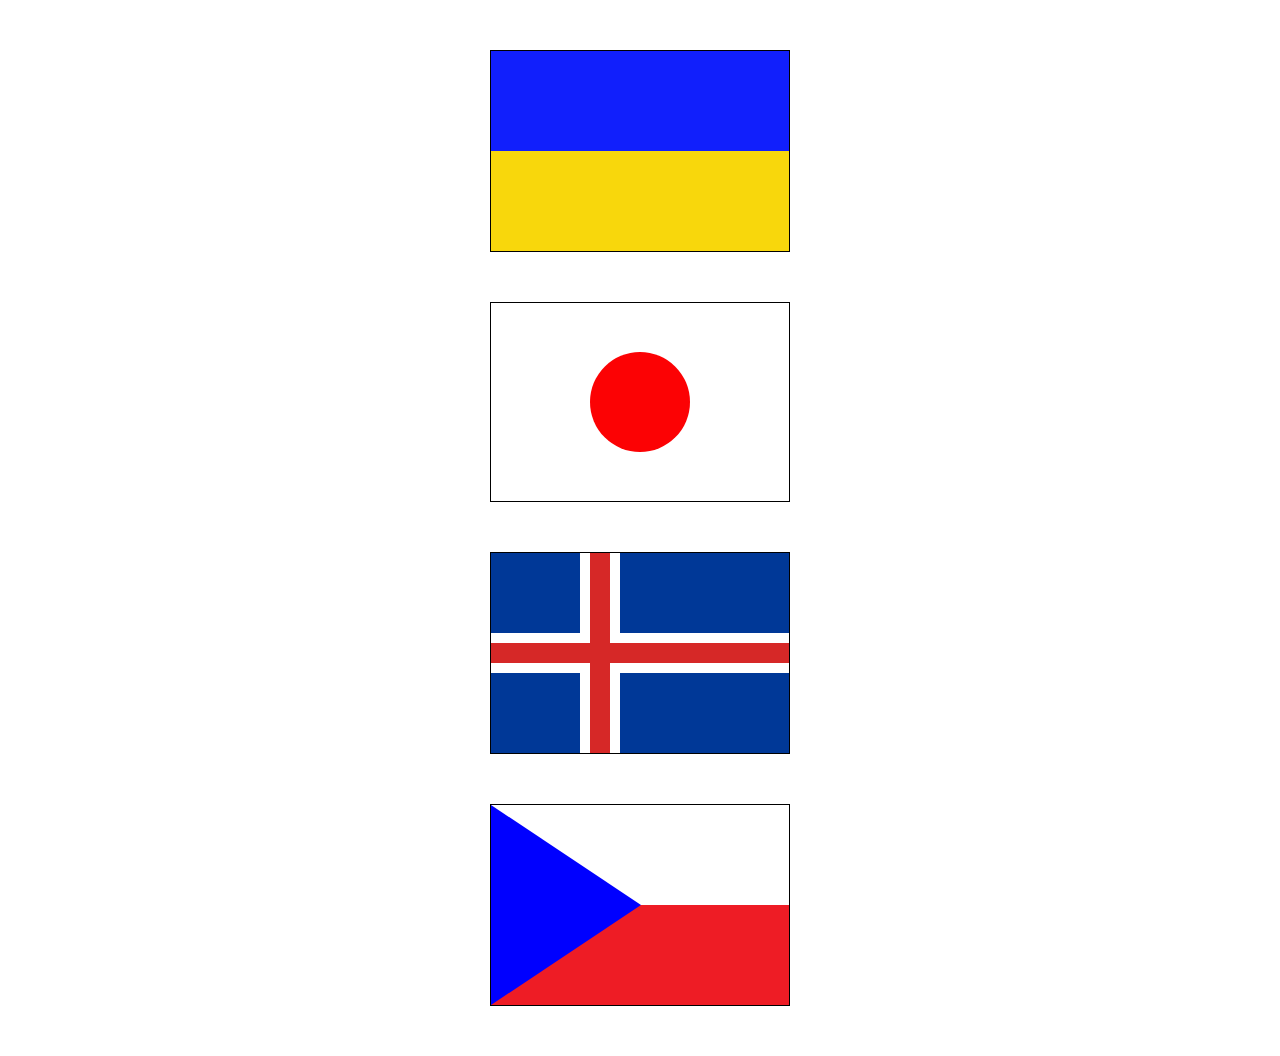
<file: task-1/index.html>
<!DOCTYPE html>
<html lang="en">
<head>
	<meta charset="UTF-8">
	<title>Задание 1</title>
	<meta name="viewport" content="width=device-width, initial-scale=1.0, maximum-scale=1.0, user-scalable=no">
	<link rel="stylesheet" href="css/style.css">
	<link rel="shortcut icon" type="image/ico" href="img/ukr.ico">	
</head>
<body>
	<div class="ukraine">
		<div class="ukraine-blue"></div>
		<div class="ukraine-yellow"></div>
	</div>
	<div class="japan">
		<div class="japan-white"></div>
		<div class="japan-red"></div>
	</div>
	<div class="iceland">
		<div class="iceland-blue">
			<div class="iceland-white-horizontal">
				<div class="iceland-red-horizontal"></div>
			</div>
			<div class="iceland-white-vertical">
				<div class="iceland-red-vertical"></div>
				<div class="mini-red-vertical-left"></div>
				<div class="mini-red-vertical-right"></div>
			</div>
		</div>
	</div>	
	<div class="czech">
		<div class="czech-blue"></div>
		<div class="czech-white"></div>
		<div class="czech-red"></div>
	</div>
</body>
</html>
</file>
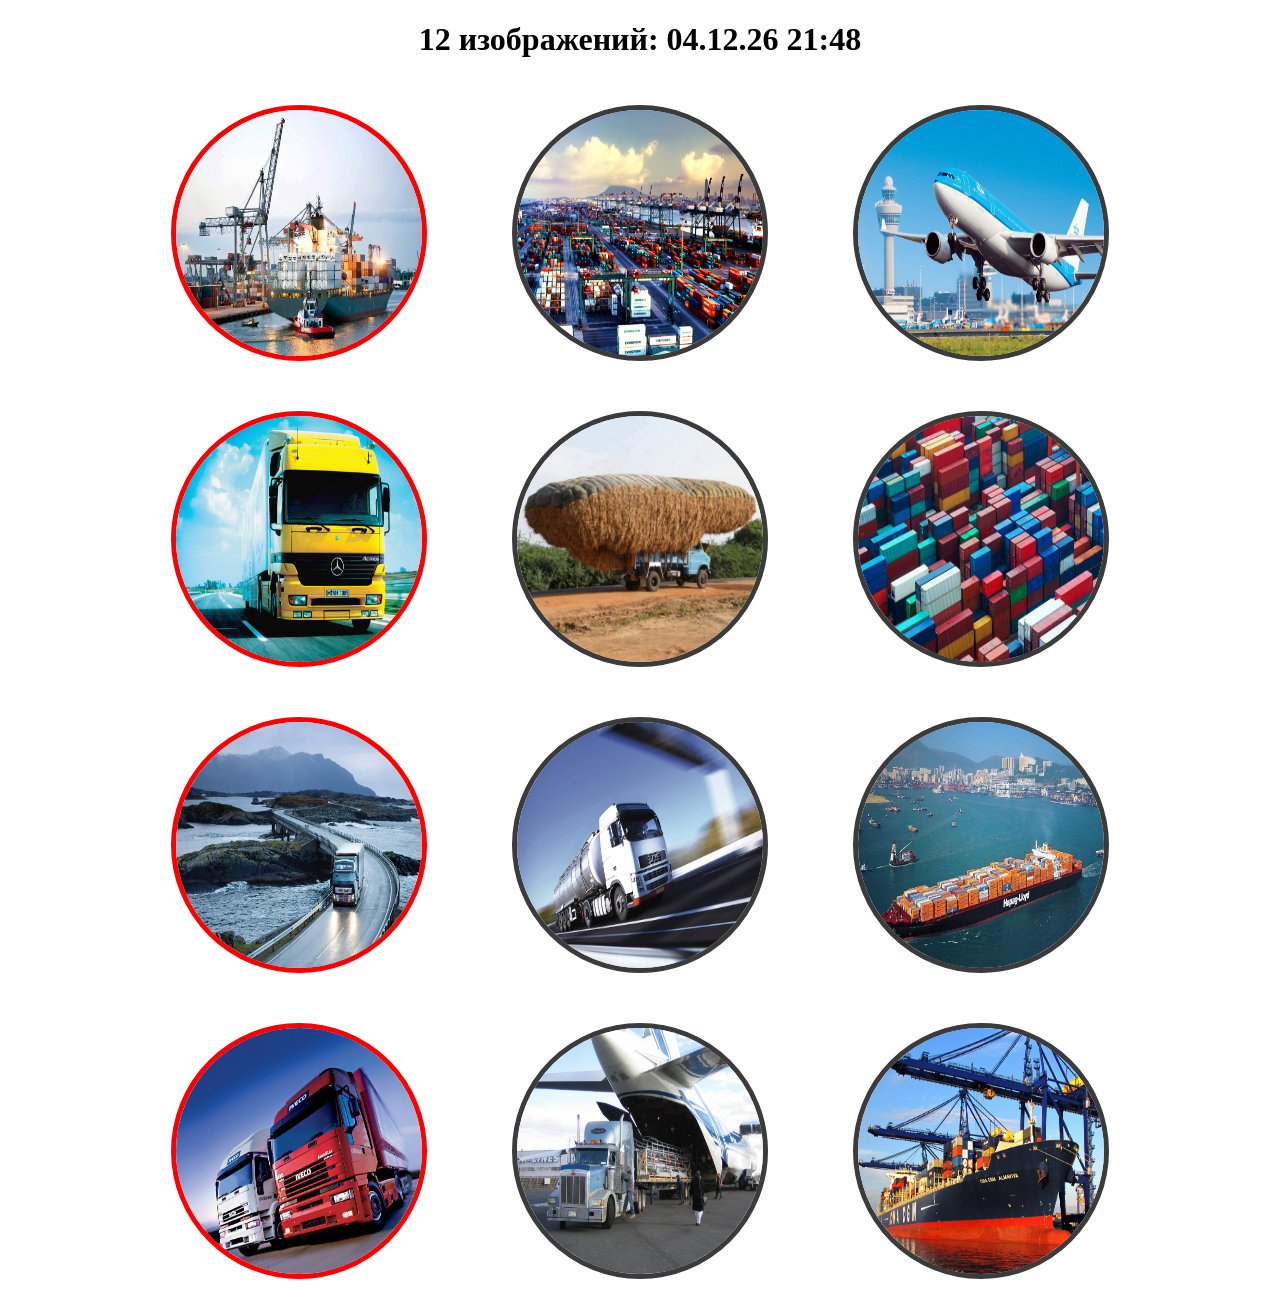
<file: task-2/index.html>
<!DOCTYPE html>
<html lang="en">
<head>
	<meta charset="UTF-8">
	<title>Задание 2</title>
	<meta name="viewport" content="width=device-width, initial-scale=1.0, maximum-scale=1.0, user-scalable=no">
	<link rel="stylesheet" href="css/style.css">
	<link rel="shortcut icon" type="image/png" href="img/ship.png">	
</head>
<body>
	<div class="container">	
		<h1></h1>
		<div class = "wrap"><img src="img/1.jpg" alt="Прибытие в порт" class="first-md first-sm image"><div class = "close"></div></div>
		<div class = "wrap"><img src="img/2.jpg" alt="Контейнеры в порту" class="image"><div class = "close"></div></div>
		<div class = "wrap"><img src="img/3.jpg" alt="Взлетающий самолет" class="first-sm image"><div class = "close"></div></div>
		<div class = "wrap"><img src="img/4.jpg" alt="Фура Мерседес" class="first-md image"><div class = "close"></div></div>
		<div class = "wrap"><img src="img/5.jpg" alt="Грузовик" class="first-sm image"><div class = "close"></div></div>
		<div class = "wrap"><img src="img/6.jpg" alt="Контейнеры" class="image"><div class = "close"></div></div>
		<div class = "wrap"><img src="img/7.jpg" alt="Грузовик на мосту" class="first-md first-sm image"><div class = "close"></div></div>
		<div class = "wrap"><img src="img/8.jpg" alt="Быстрый грузовик" class="image"><div class = "close"></div></div>
		<div class = "wrap"><img src="img/9.jpg" alt="Корабль с контейнерами" class="first-sm image"><div class = "close"></div></div> 
		<div class = "wrap"><img src="img/10.jpg" alt="Фуры IVECO" class="first-md image"><div class = "close"></div></div>
		<div class = "wrap"><img src="img/11.jpg" alt="Погрузка самолета" class="first-sm image"><div class = "close"></div></div>
		<div class = "wrap"><img src="img/12.jpg" alt="Загруженный корабль" class="image"><div class = "close"></div></div>	
	</div>
<script src="js/script.js"></script>
<script src="js/gallery.js"></script>
</body>
</html>
</file>
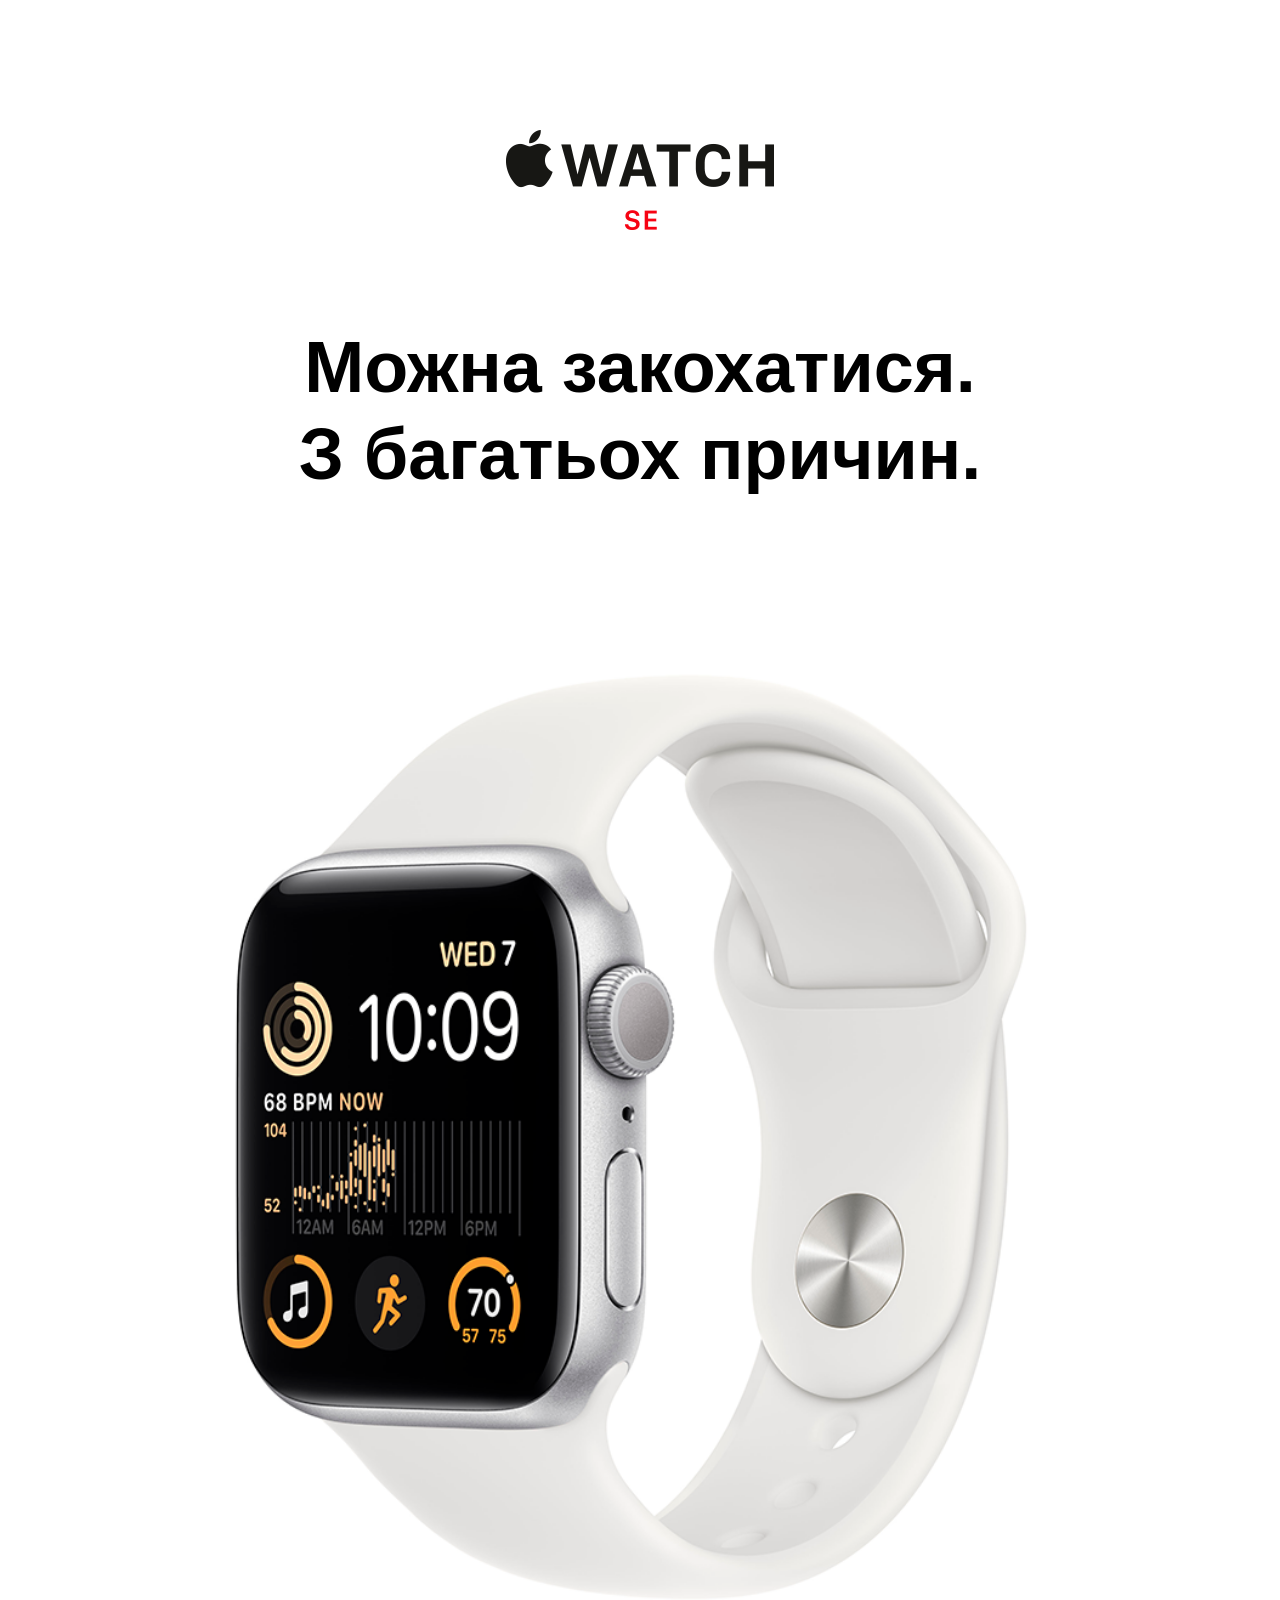
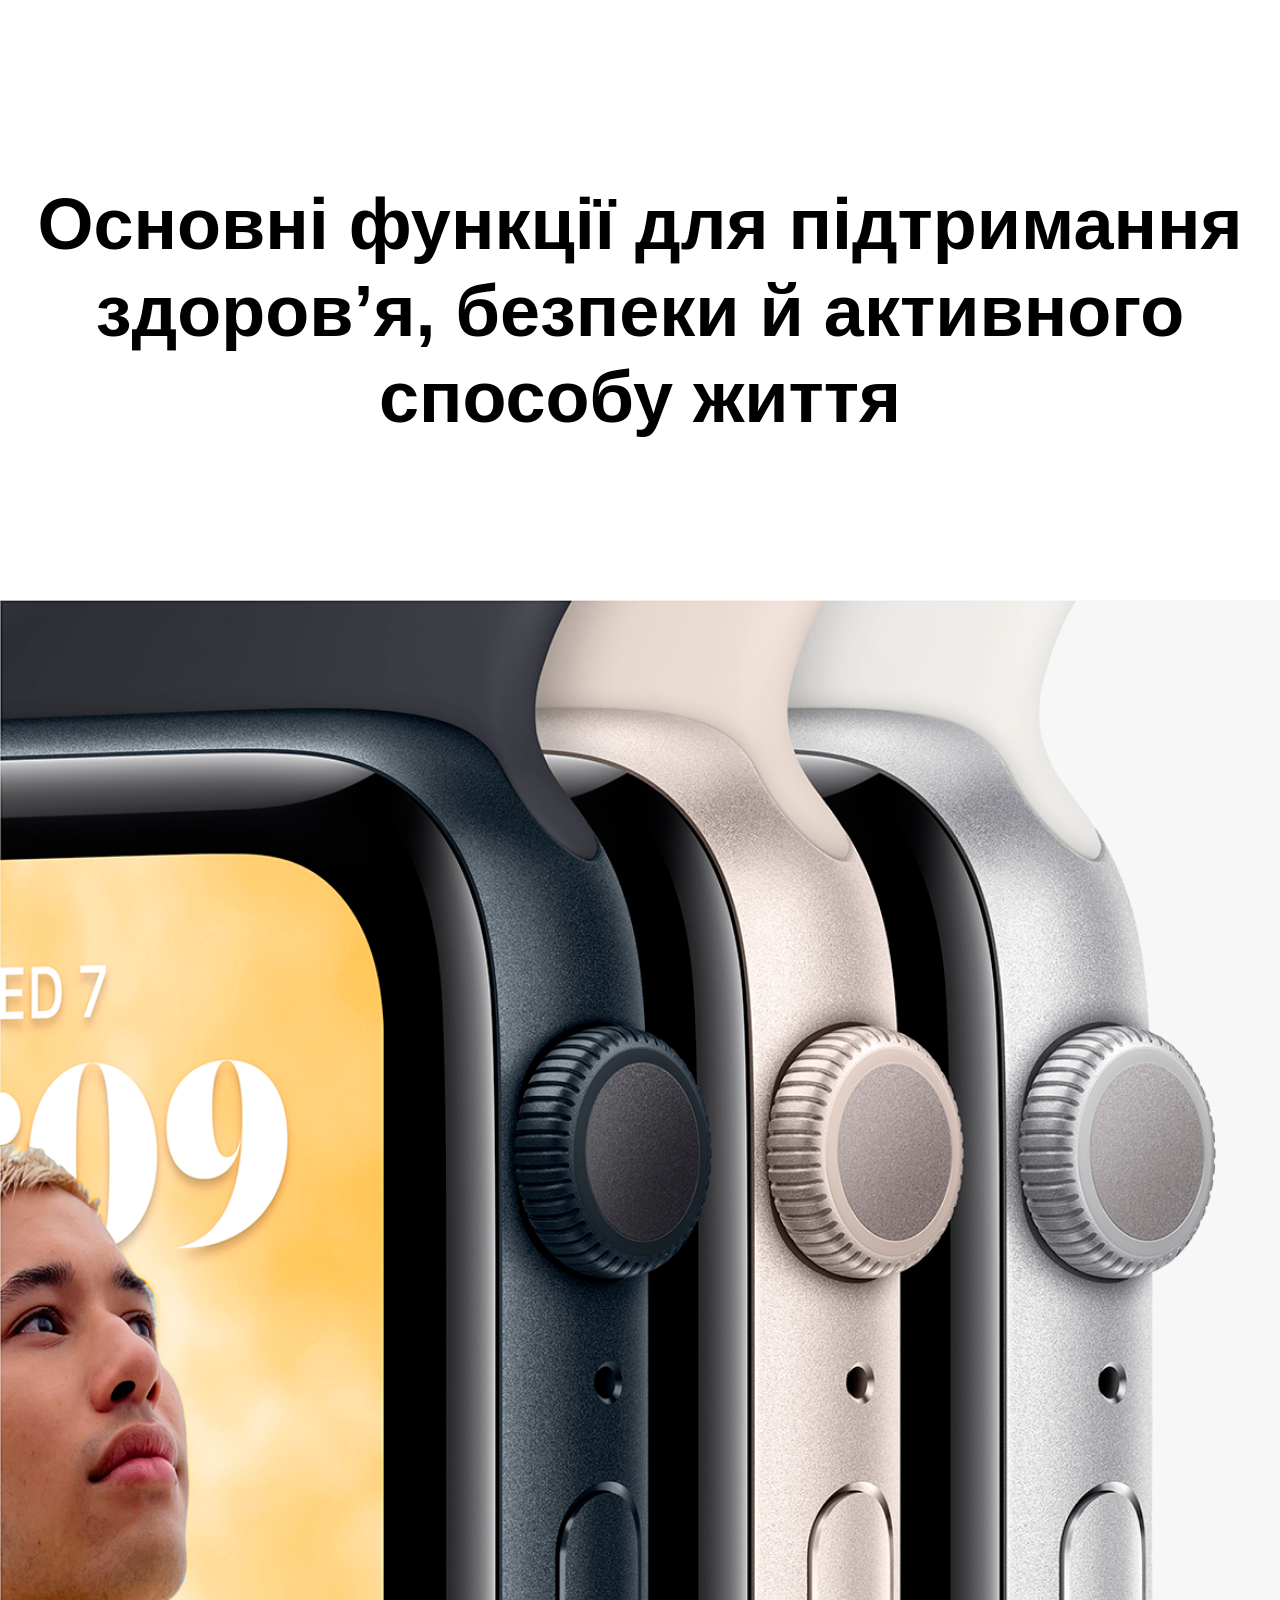
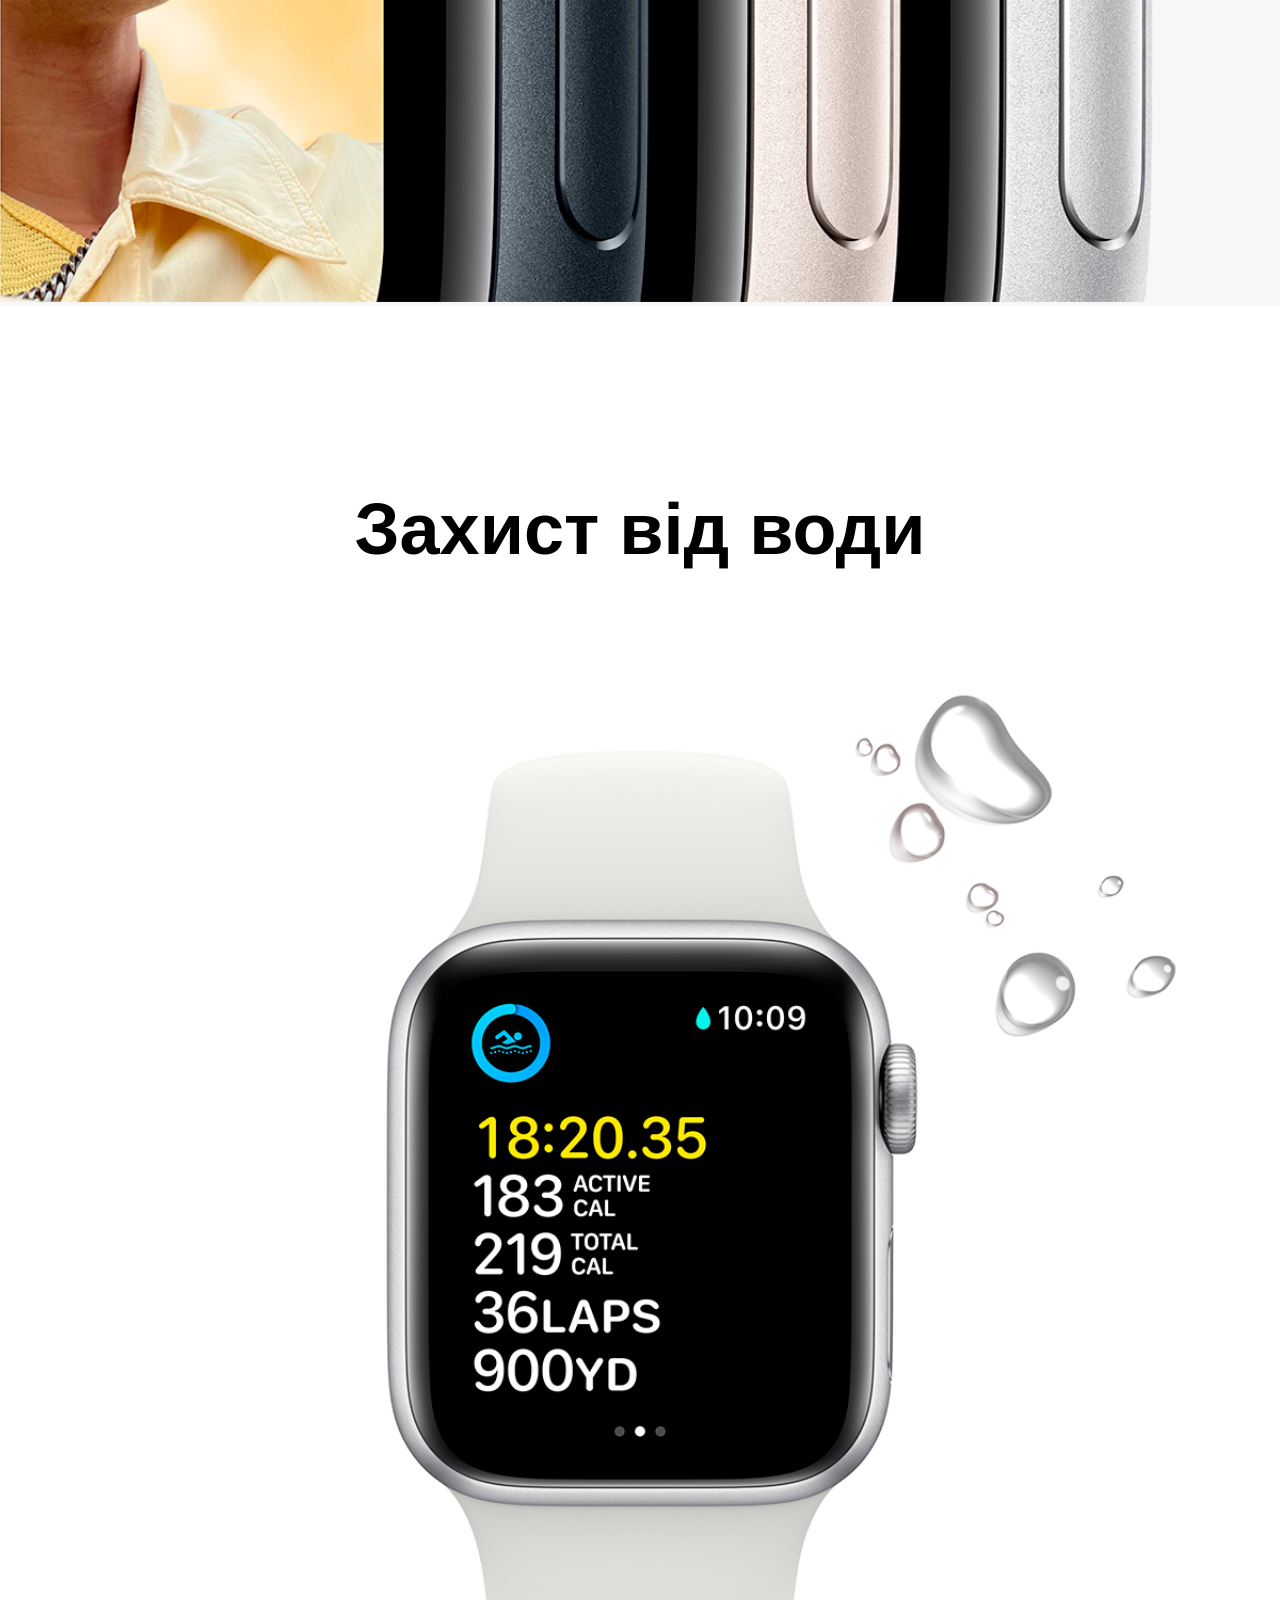
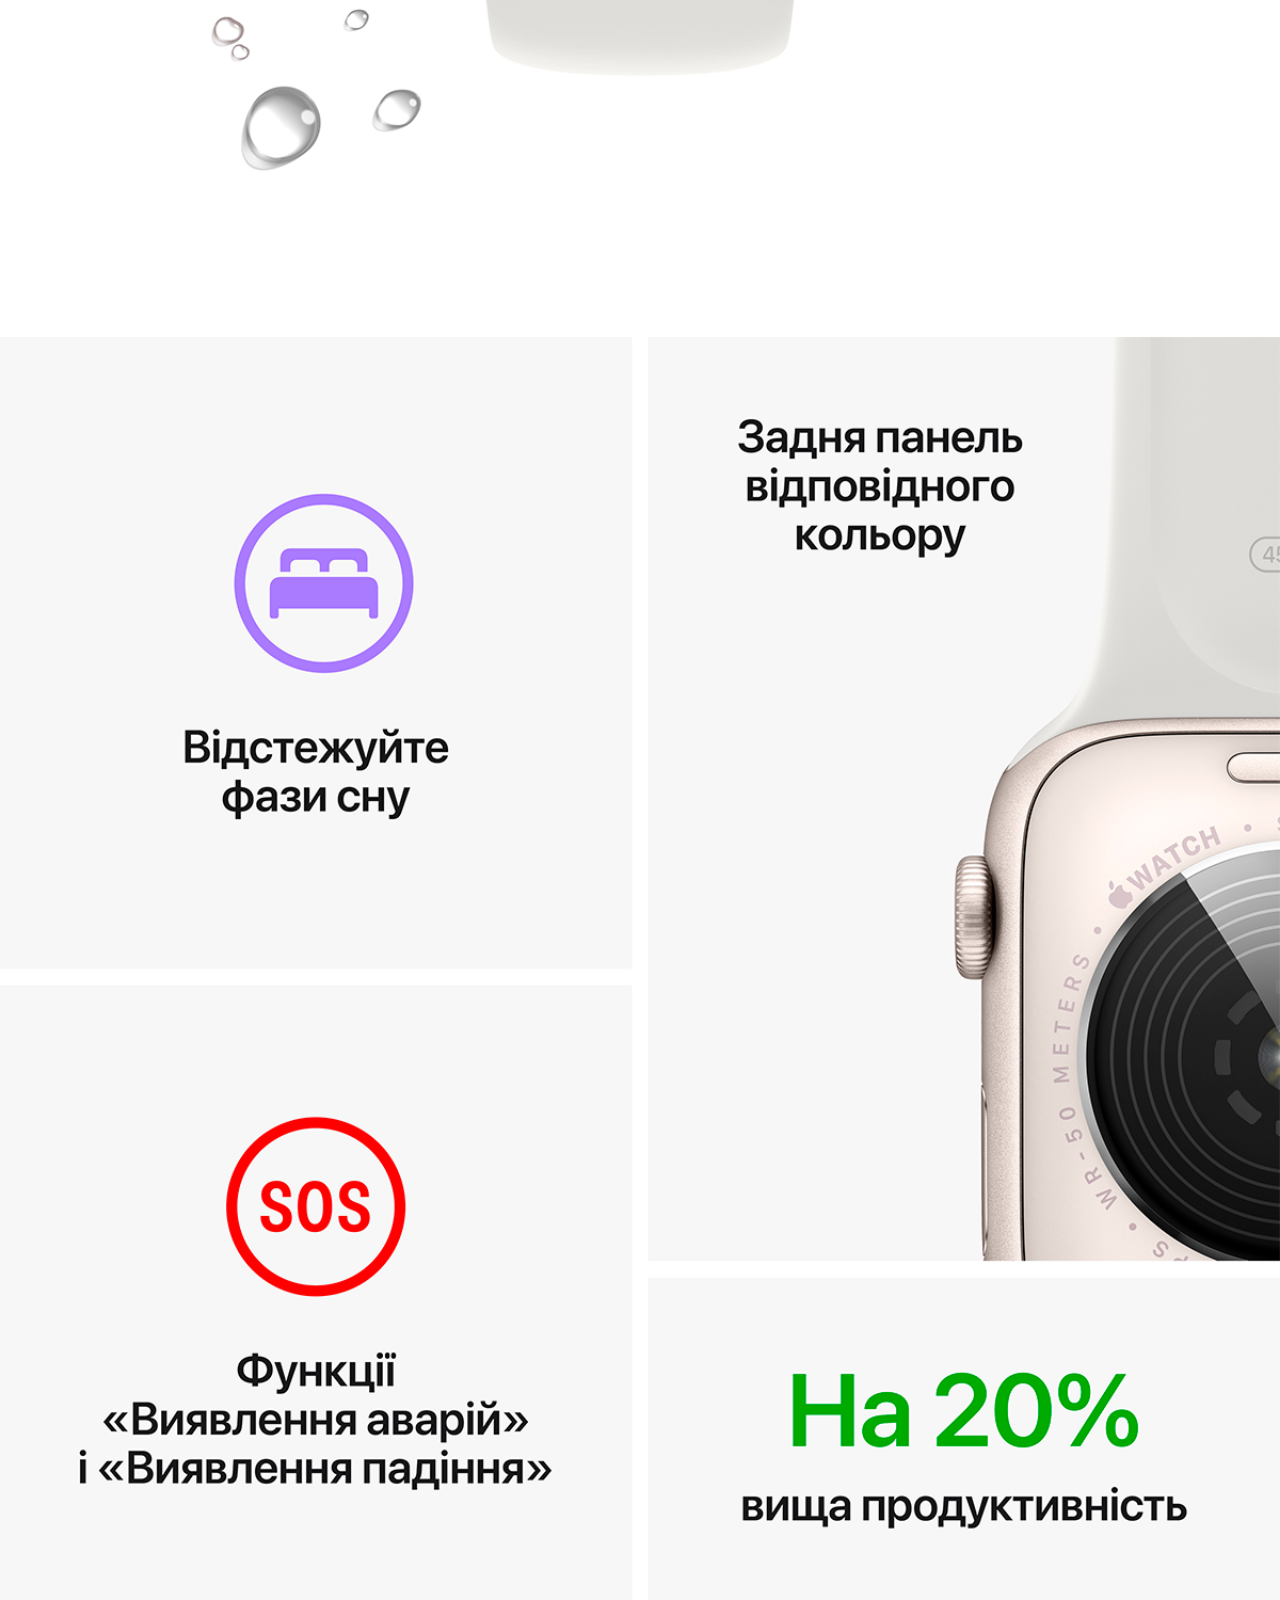
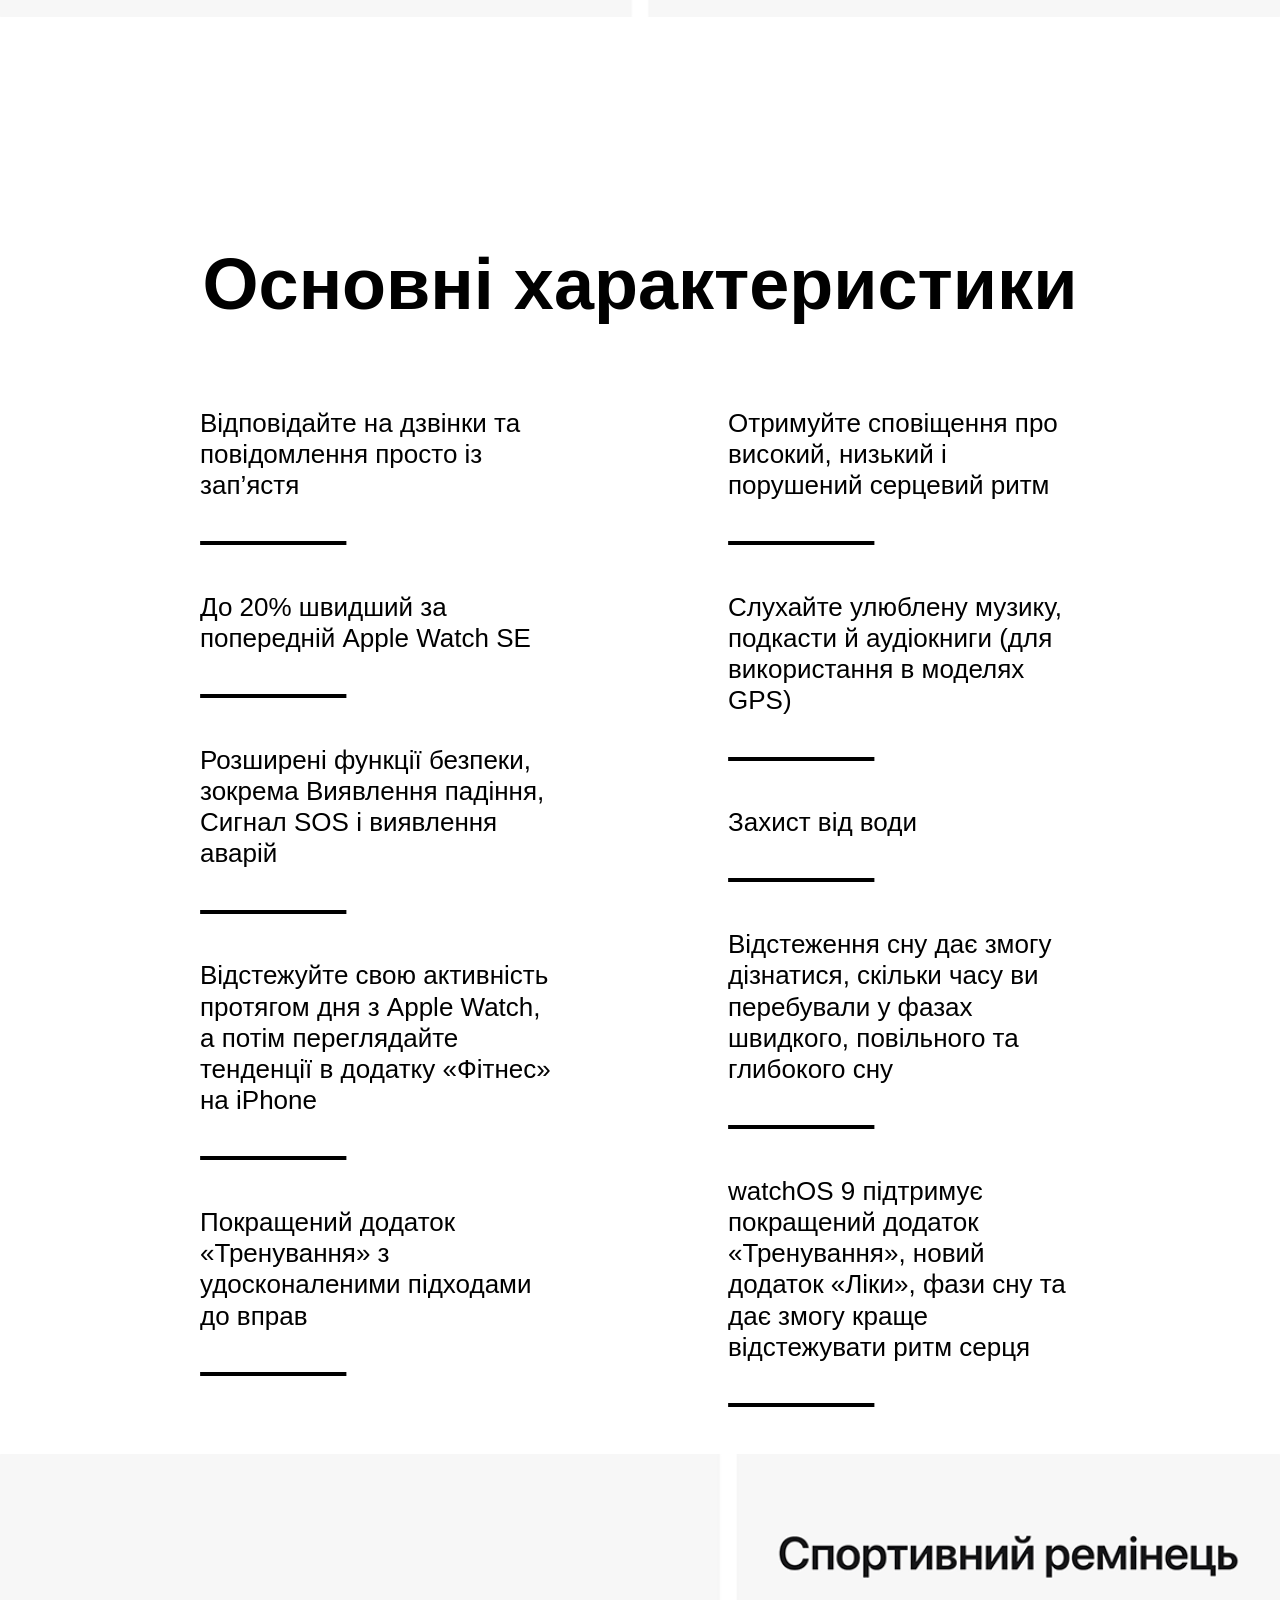
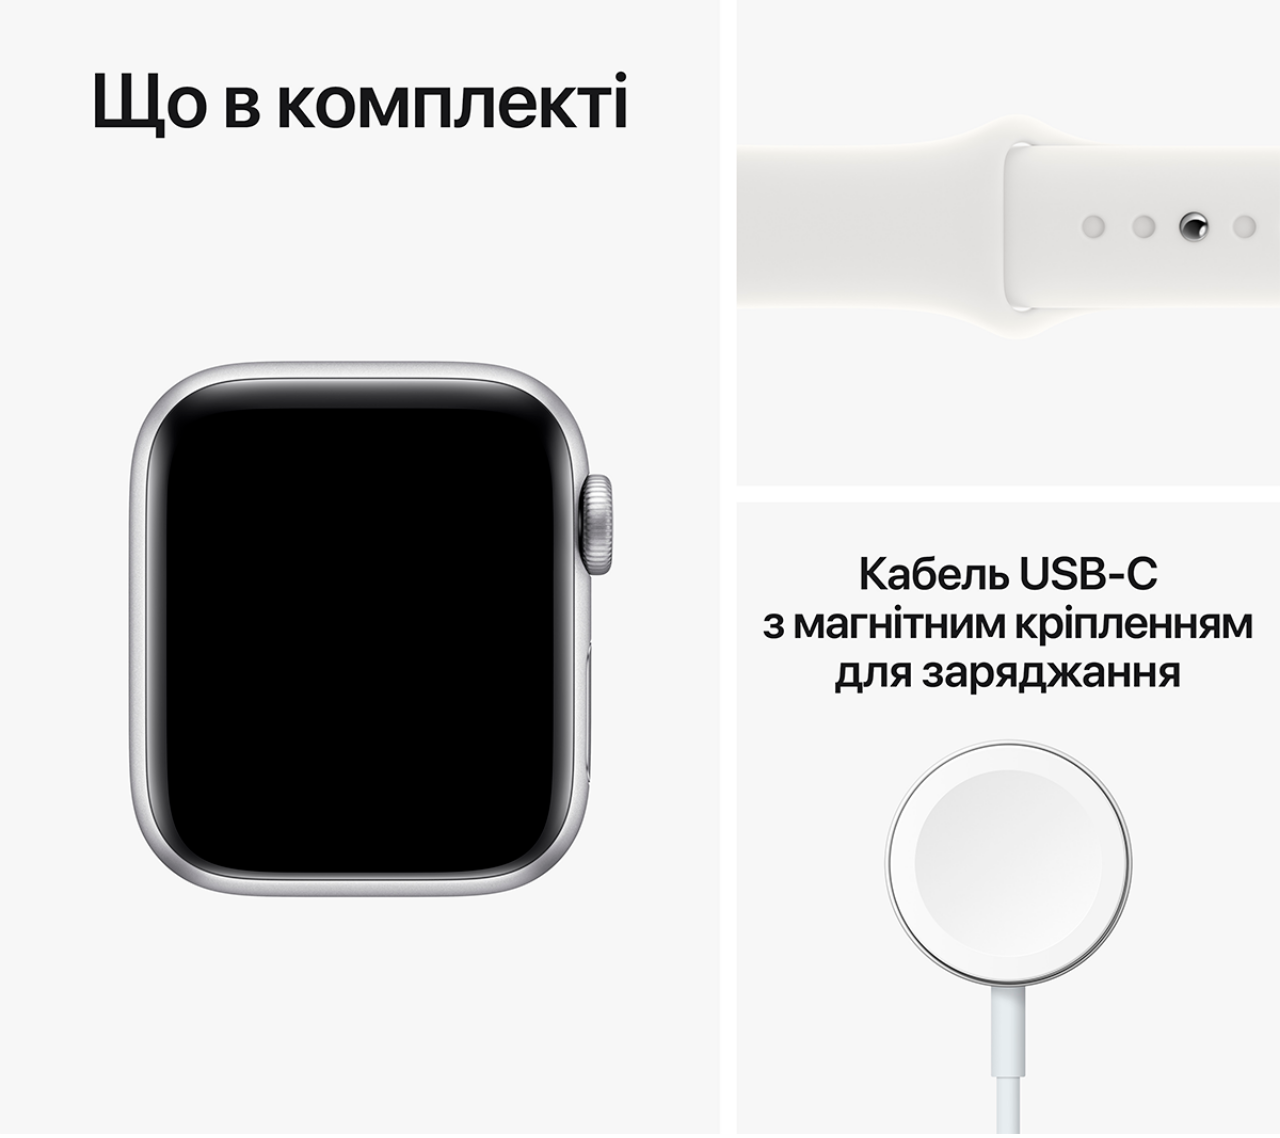
<file: test-lp/index.html>
<!DOCTYPE html>
<html lang="en">
<head>
    <meta charset="UTF-8">
    <meta http-equiv="X-UA-Compatible" content="IE=edge">
    <meta name="viewport" content="width=device-width, initial-scale=1.0">
    <title>Landing Apple Watch SE UA</title>
    <link rel="stylesheet" href="css/style.css">
</head>
<body>
    <header>
        <section class="apple-watch-se">
            <div class="logo"><img src="img/1/Apple_Watch_SE_Cellular_Logo_Black_CMYK__USEN.png" alt=""></div>
                <h2>Можна закохатися.<br>З багатьох причин.</h2>
            <img class="header-img" src="img/1/RUKZ_WatchSE_GPS_Q422_40mm_Silver_Aluminum_White_Sport_Band_PDP_Image_Position-1.png" alt="Apple Watch SE">
        </section>
    </header>


    <main>  
        <section class="main-functions">
            <h2>Основні функції для підтримання здоров’я, безпеки й активного способу життя</h2>
            <div class="functions-img"><img src="img/2/img-2.png" alt="Основні функції моделі"></div>
        </section>
        
        <section class="water-protection">
            <h2>Захист від води</h2>
            <img src="img/3/RUKZ_WatchSE_GPS_Q422_40mm_Silver_Aluminum_White_Sport_Band_PDP_Image_Position-4.png" alt="Захист від води">
        </section>
        
        <section class="main-advantages"><img src="img/4/UAUA_WatchSE_GPS_Q422_40mm_Silver_Aluminum_White_Sport_Band_PDP_Image_Position-7.png" alt="Переваги моделі"></section>
        
        <section class="main-characteristics">
            <h2>Основні характеристики</h2>
            <div class="main-characteristics__container">
                <div class="main-characteristics__column">
                    <div class="main-characteristics__item">
                        <p>Відповідайте на дзвінки та повідомлення просто із зап’ястя</p>
                        <svg 
                            xmlns="http://www.w3.org/2000/svg"
                            xmlns:xlink="http://www.w3.org/1999/xlink"
                            width="148.5px" height="6.5px">
                            <path fill-rule="evenodd"  stroke="rgb(0, 0, 0)" stroke-width="3px" stroke-linecap="butt" stroke-linejoin="miter" fill="rgb(19, 19, 19)"
                            d="M1.627,2.518 L1.627,1.615 L144.893,1.615 L144.893,2.518 L1.627,2.518 Z"/>
                        </svg>
                    </div>
                    <div class="main-characteristics__item">
                        <p>До 20% швидший за попередній Apple Watch SE</p>
                        <svg 
                            xmlns="http://www.w3.org/2000/svg"
                            xmlns:xlink="http://www.w3.org/1999/xlink"
                            width="148.5px" height="6.5px">
                            <path fill-rule="evenodd"  stroke="rgb(0, 0, 0)" stroke-width="3px" stroke-linecap="butt" stroke-linejoin="miter" fill="rgb(19, 19, 19)"
                            d="M1.627,2.518 L1.627,1.615 L144.893,1.615 L144.893,2.518 L1.627,2.518 Z"/>
                        </svg>
                    </div>
                    <div class="main-characteristics__item">
                        <p>Розширені функції безпеки, зокрема Виявлення падіння, Сигнал SOS і виявлення аварій</p>
                        <svg 
                            xmlns="http://www.w3.org/2000/svg"
                            xmlns:xlink="http://www.w3.org/1999/xlink"
                            width="148.5px" height="6.5px">
                            <path fill-rule="evenodd"  stroke="rgb(0, 0, 0)" stroke-width="3px" stroke-linecap="butt" stroke-linejoin="miter" fill="rgb(19, 19, 19)"
                            d="M1.627,2.518 L1.627,1.615 L144.893,1.615 L144.893,2.518 L1.627,2.518 Z"/>
                        </svg>
                    </div>
                    <div class="main-characteristics__item">
                        <p>Відстежуйте свою активність протягом дня з Apple Watch, а потім переглядайте тенденції в додатку «Фітнес» на iPhone</p>
                        <svg 
                            xmlns="http://www.w3.org/2000/svg"
                            xmlns:xlink="http://www.w3.org/1999/xlink"
                            width="148.5px" height="6.5px">
                            <path fill-rule="evenodd"  stroke="rgb(0, 0, 0)" stroke-width="3px" stroke-linecap="butt" stroke-linejoin="miter" fill="rgb(19, 19, 19)"
                            d="M1.627,2.518 L1.627,1.615 L144.893,1.615 L144.893,2.518 L1.627,2.518 Z"/>
                        </svg>
                    </div>
                    <div class="main-characteristics__item">
                        <p>Покращений додаток «Тренування» з удосконаленими підходами до вправ</p>
                        <svg 
                            xmlns="http://www.w3.org/2000/svg"
                            xmlns:xlink="http://www.w3.org/1999/xlink"
                            width="148.5px" height="6.5px">
                            <path fill-rule="evenodd"  stroke="rgb(0, 0, 0)" stroke-width="3px" stroke-linecap="butt" stroke-linejoin="miter" fill="rgb(19, 19, 19)"
                            d="M1.627,2.518 L1.627,1.615 L144.893,1.615 L144.893,2.518 L1.627,2.518 Z"/>
                        </svg>
                    </div>
                </div>
                <div class="main-characteristics__column">
                    <div class="main-characteristics__item">
                        <p>Отримуйте сповіщення про високий, низький і порушений серцевий ритм</p>
                        <svg 
                            xmlns="http://www.w3.org/2000/svg"
                            xmlns:xlink="http://www.w3.org/1999/xlink"
                            width="148.5px" height="6.5px">
                            <path fill-rule="evenodd"  stroke="rgb(0, 0, 0)" stroke-width="3px" stroke-linecap="butt" stroke-linejoin="miter" fill="rgb(19, 19, 19)"
                            d="M1.627,2.518 L1.627,1.615 L144.893,1.615 L144.893,2.518 L1.627,2.518 Z"/>
                        </svg>
                    </div>
                    <div class="main-characteristics__item">
                        <p>Слухайте улюблену музику, подкасти й аудіокниги (для використання в моделях GPS)</p>
                        <svg 
                            xmlns="http://www.w3.org/2000/svg"
                            xmlns:xlink="http://www.w3.org/1999/xlink"
                            width="148.5px" height="6.5px">
                            <path fill-rule="evenodd"  stroke="rgb(0, 0, 0)" stroke-width="3px" stroke-linecap="butt" stroke-linejoin="miter" fill="rgb(19, 19, 19)"
                            d="M1.627,2.518 L1.627,1.615 L144.893,1.615 L144.893,2.518 L1.627,2.518 Z"/>
                        </svg>
                    </div>
                    <div class="main-characteristics__item">
                        <p>Захист від води</p>
                        <svg 
                            xmlns="http://www.w3.org/2000/svg"
                            xmlns:xlink="http://www.w3.org/1999/xlink"
                            width="148.5px" height="6.5px">
                            <path fill-rule="evenodd"  stroke="rgb(0, 0, 0)" stroke-width="3px" stroke-linecap="butt" stroke-linejoin="miter" fill="rgb(19, 19, 19)"
                            d="M1.627,2.518 L1.627,1.615 L144.893,1.615 L144.893,2.518 L1.627,2.518 Z"/>
                        </svg>
                    </div>
                    <div class="main-characteristics__item">
                        <p>Відстеження сну дає  змогу дізнатися, скільки часу ви перебували у фазах швидкого, повільного та глибокого сну</p>
                        <svg 
                            xmlns="http://www.w3.org/2000/svg"
                            xmlns:xlink="http://www.w3.org/1999/xlink"
                            width="148.5px" height="6.5px">
                            <path fill-rule="evenodd"  stroke="rgb(0, 0, 0)" stroke-width="3px" stroke-linecap="butt" stroke-linejoin="miter" fill="rgb(19, 19, 19)"
                            d="M1.627,2.518 L1.627,1.615 L144.893,1.615 L144.893,2.518 L1.627,2.518 Z"/>
                        </svg>
                    </div>
                    <div class="main-characteristics__item">
                        <p>watchOS 9 підтримує покращений додаток «Тренування», новий додаток «Ліки», фази сну та дає змогу краще відстежувати ритм серця</p>
                        <svg 
                            xmlns="http://www.w3.org/2000/svg"
                            xmlns:xlink="http://www.w3.org/1999/xlink"
                            width="148.5px" height="6.5px">
                            <path fill-rule="evenodd"  stroke="rgb(0, 0, 0)" stroke-width="3px" stroke-linecap="butt" stroke-linejoin="miter" fill="rgb(19, 19, 19)"
                            d="M1.627,2.518 L1.627,1.615 L144.893,1.615 L144.893,2.518 L1.627,2.518 Z"/>
                        </svg>
                    </div>
                </div>
                
                
            </div>
        </section>

        <section class="complete-set"><img src="img/UAUA_WatchSE_GPS_Q422_40mm_Silver_Aluminum_White_Sport_Band_PDP_Image_Position-8.png" alt="Що в комплекті"></section>    
    </main>
</body>
</html>
</file>
<file: task-1/css/style.css>
*{
	box-sizing: border-box;
}
body{
	background: #fff;
	margin: 0;
	padding: 0;
}

.ukraine, .japan, .iceland, .czech{
	width: 300px;
	margin: 50px auto;
	border: 1px solid black;
}

.ukraine-blue{
	background: #111ffc;
	height: 100px;
}
.ukraine-yellow{
	background: #f8d70c;
	height: 100px;
}

.japan{
	position: relative;
	height: 200px;
}
.japan-red{
	width: 100px;
	height: 100px;
	background: #fc0204;
	border-radius: 50%;
	position: absolute;
	left: 50%;
	top: 50%;
	transform: translateX(-50%) translateY(-50%);
}

.iceland-blue{
	background: #003897;
	height: 200px;

	position: relative;
}
.iceland-white-horizontal{
	background: #fff;
	height: 40px;
	width: 100%;
	position: absolute;
	top: 50%;
	transform: translateY(-50%);
}
.iceland-red-horizontal{
	background: #d62827;
	height: 20px;
	width: 100%;
	position: absolute;
	top: 25%;	
}
.iceland-white-vertical{
	background: #fff;
	width: 40px;
	height: 100%;
	position: absolute;
	left: 30%;
}
.iceland-red-vertical{
	background: #d62827;
	width: 20px;
	height: 100%;	
	position: absolute;
	left: 25%;
}
.mini-red-vertical-left, .mini-red-vertical-right{
	background: #d62827;
	width: 10px;
	height: 20px;
	position: absolute;
	top: 50%;
	transform: translateY(-50%);
}
.mini-red-vertical-right{
	left: 75%;
}

.czech-blue{
	position: absolute;
	border: 100px solid transparent; 
    border-left: 150px solid blue;
}
.czech-white{
	background: #fff;
	height: 100px;
}
.czech-red{
	background: #ee1c25;
	height: 100px;
}
</file>
<file: task-2/css/style.css>
*{
	box-sizing: border-box;
}
body{
	background: #fff;
	margin: 0;
	padding: 0;
	z-index: 2;
}

.container{
	width: 80%;
	margin: 0 10%;
	display: flex;
	flex-wrap: wrap;
	justify-content: space-around;
	align-items: center;
}
.container h1{
	width: 100%;
	text-align: center;
	order: -2;
}
.wrap{
	width: 20vw;
	height: 20vw;
	margin: 25px;
}
.image{
	width: 100%;
	height: 100%;
	border: 5px solid #3b3b3b;
	border-radius: 50%;

}
.first-md{
	border: 5px solid #f00;
}
.container h1:hover{
	color: #f00;
	transition-duration: 1s;
}
.image:hover{
	border: 5px solid #eeff00;
	transform: rotate(45deg);
	transition-duration: 1s;
}

@media screen and (max-width: 900px){
	.container h1{
		font-size: 24px;
	}
	.first-md{
		border: 5px solid #3b3b3b;
	}
	.first-sm{
		border: 5px solid #f00;
	}
	.wrap{
		width: 28vw;
		height: 28vw;
		margin: 25px;
	}
}

@media screen and (max-width: 500px){
	.container{
		justify-content: center;
	}
	.container h1{
		font-size: 16px;
	}
	.first-sm{
		border: 5px solid #3b3b3b;
	}
	.wrap{
		width: 60vw;
		height: 60vw;
		margin: 25px;
		justify-content: center;
	}
}
</file>
<file: test-lp/css/style.css>
@import url('https://fonts.cdnfonts.com/css/sf-pro-display');

* {
    margin: 0;
    padding: 0;
    border: 0;
    
}
*, *:before, *:after {
    box-sizing: border-box;
}
html, body {
    width: 100%;
    height: 100%;
    font-size: 100%;
    font-family: 'SF Pro Display', sans-serif;
    color: #000;
    line-height: 1.2;
}

section {
    text-align: center;
}
main section img, .apple-watch-se .header-img {
    width: 100%;
}

h2 {
    font-size: 72px;
    font-weight: 600;
}

.logo {
    text-align: center;
    margin: 130px 0 90px 0;
}

.main-functions {
    text-align: left;
}
.main-functions .functions-img {
    background-color:#f7f7f7;
}
.main-functions img {
    width: 95%;
}
.main-functions h2 {
    margin-bottom: 160px;
    text-align: center;
}

.water-protection h2 {
    margin-top: 180px;
}

.main-advantages {
    padding: 80px 0;
}

.main-characteristics h2 {
    margin: 140px 0 80px 0;
}
.main-characteristics__container {
    display: flex;
    padding: 0 200px;
    align-items: flex-start;
    justify-content: space-between;
}
.main-characteristics__column {
    text-align: left;
    width: 40%;
}
.main-characteristics__item svg {
    margin: 40px 0;
}
.main-characteristics__item p {
    font-size: 26px;
    font-weight: 400;  
}


@media screen and (max-width: 1023px) {
    h2 {
        font-size: 48px;
    }
    .logo, .main-characteristics h2 {
        margin: 70px 0 45px 0;
    }
    .water-protection h2 {
        margin-top: 90px;
    }
    .main-functions h2 {
        margin-bottom: 90px;
    }
    .main-advantages {
        padding: 40px 0;
    }
    .main-characteristics__container {
        padding: 0 100px;
    }
    .main-characteristics__item svg {
        margin: 20px 0;
    }
    .main-characteristics__item p {
        font-size: 20px;
    }
}

@media screen and (max-width: 767px) {
    h2 {
        font-size: 36px;
    }
    .logo, .main-characteristics h2 {
        margin: 35px 0 25px 0;
    }
    .water-protection h2 {
        margin-top: 45px;
    }
    .main-functions h2 {
        margin-bottom: 45px;
    }
    .main-advantages {
        padding: 20px 0;
    }
    .main-characteristics__container {
        padding: 0 50px;
        flex-wrap: wrap;
    }
    .main-characteristics__column {
        width: 100%;
    }
    .main-characteristics__item{
        text-align: center;
    }
    .main-characteristics__item p {
        font-size: 16px;
    }
    .main-characteristics__item svg {
        margin: 40px auto;
    }
}

@media screen and (max-width: 622px) {
    h2 {
        font-size: 24px;
    }
    .logo, .main-characteristics h2 {
        margin: 20px 0;
    }
    .water-protection h2 {
        margin-top: 20px;
    }
    .main-functions h2 {
        margin-bottom: 25px;
    }
    .main-advantages {
        padding: 10px 0;
    }
    .main-characteristics__container {
        padding: 0 20px;
    }
}
</file>
